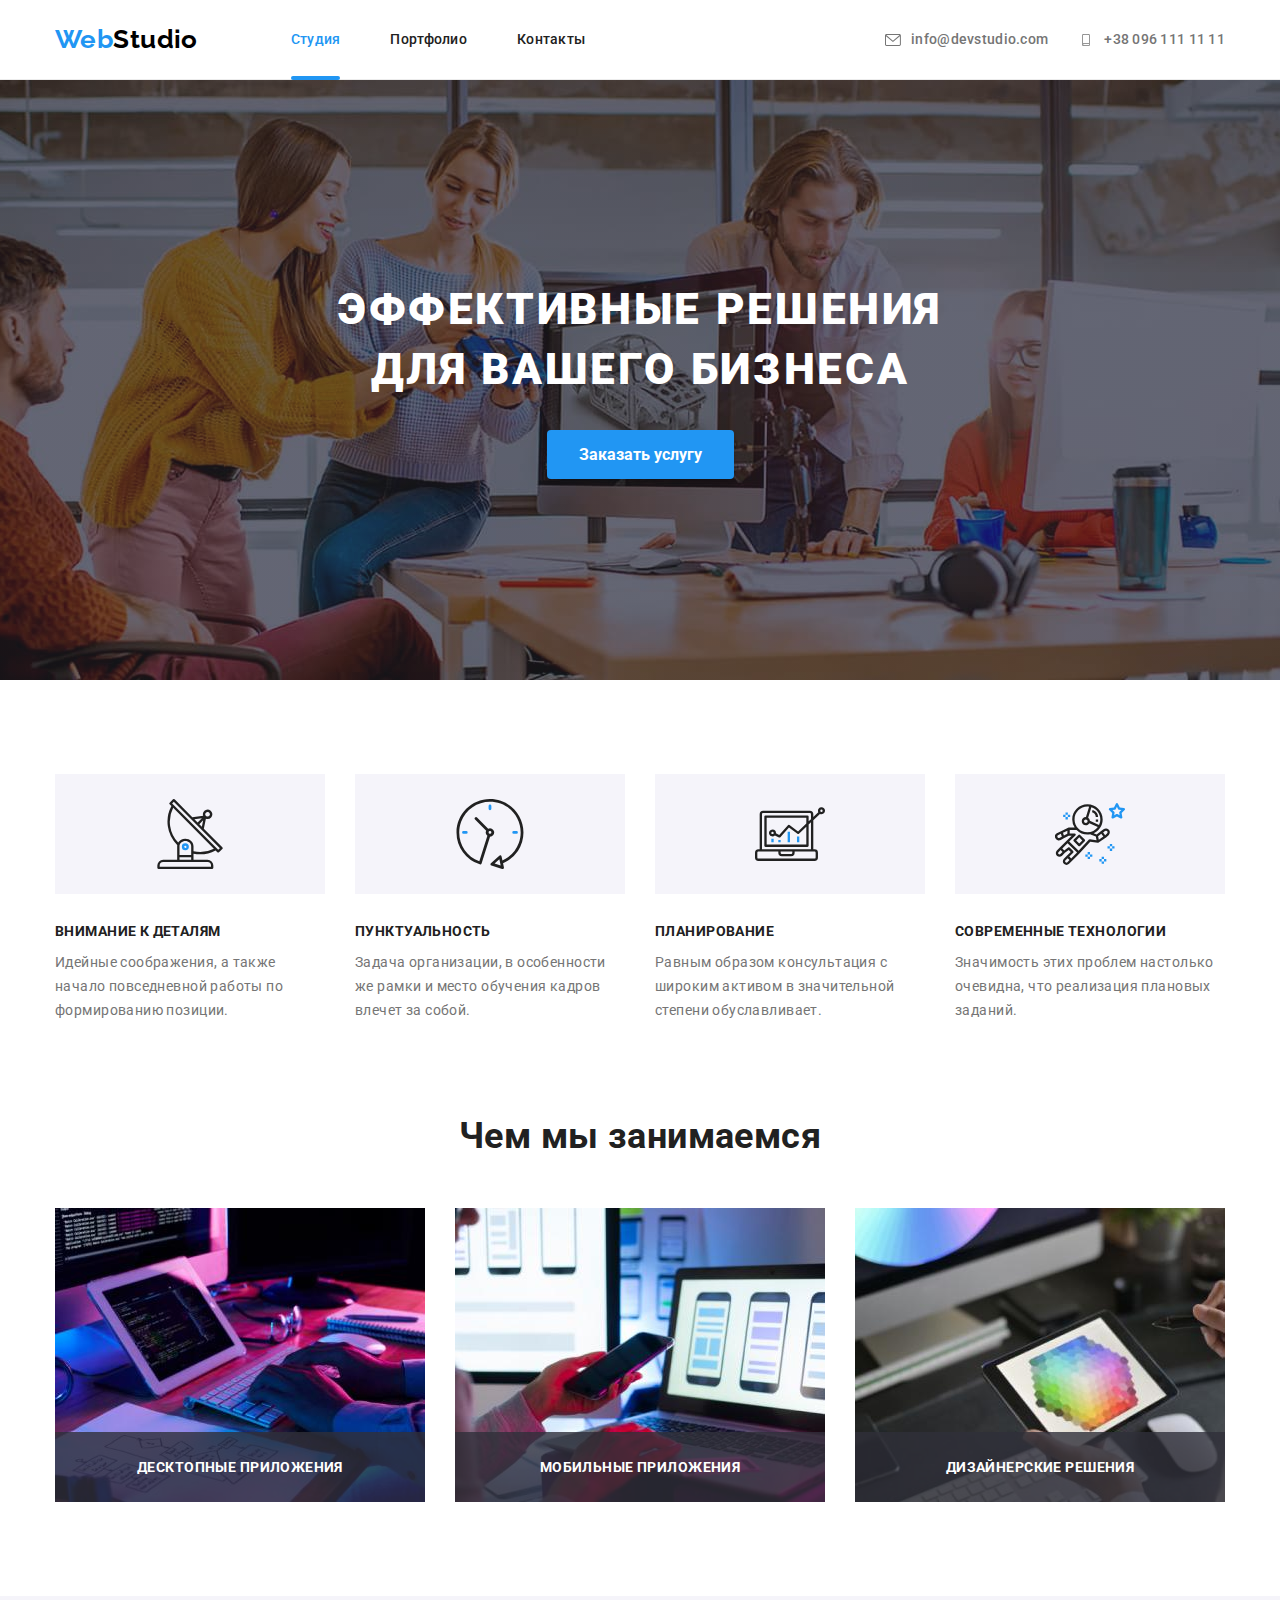
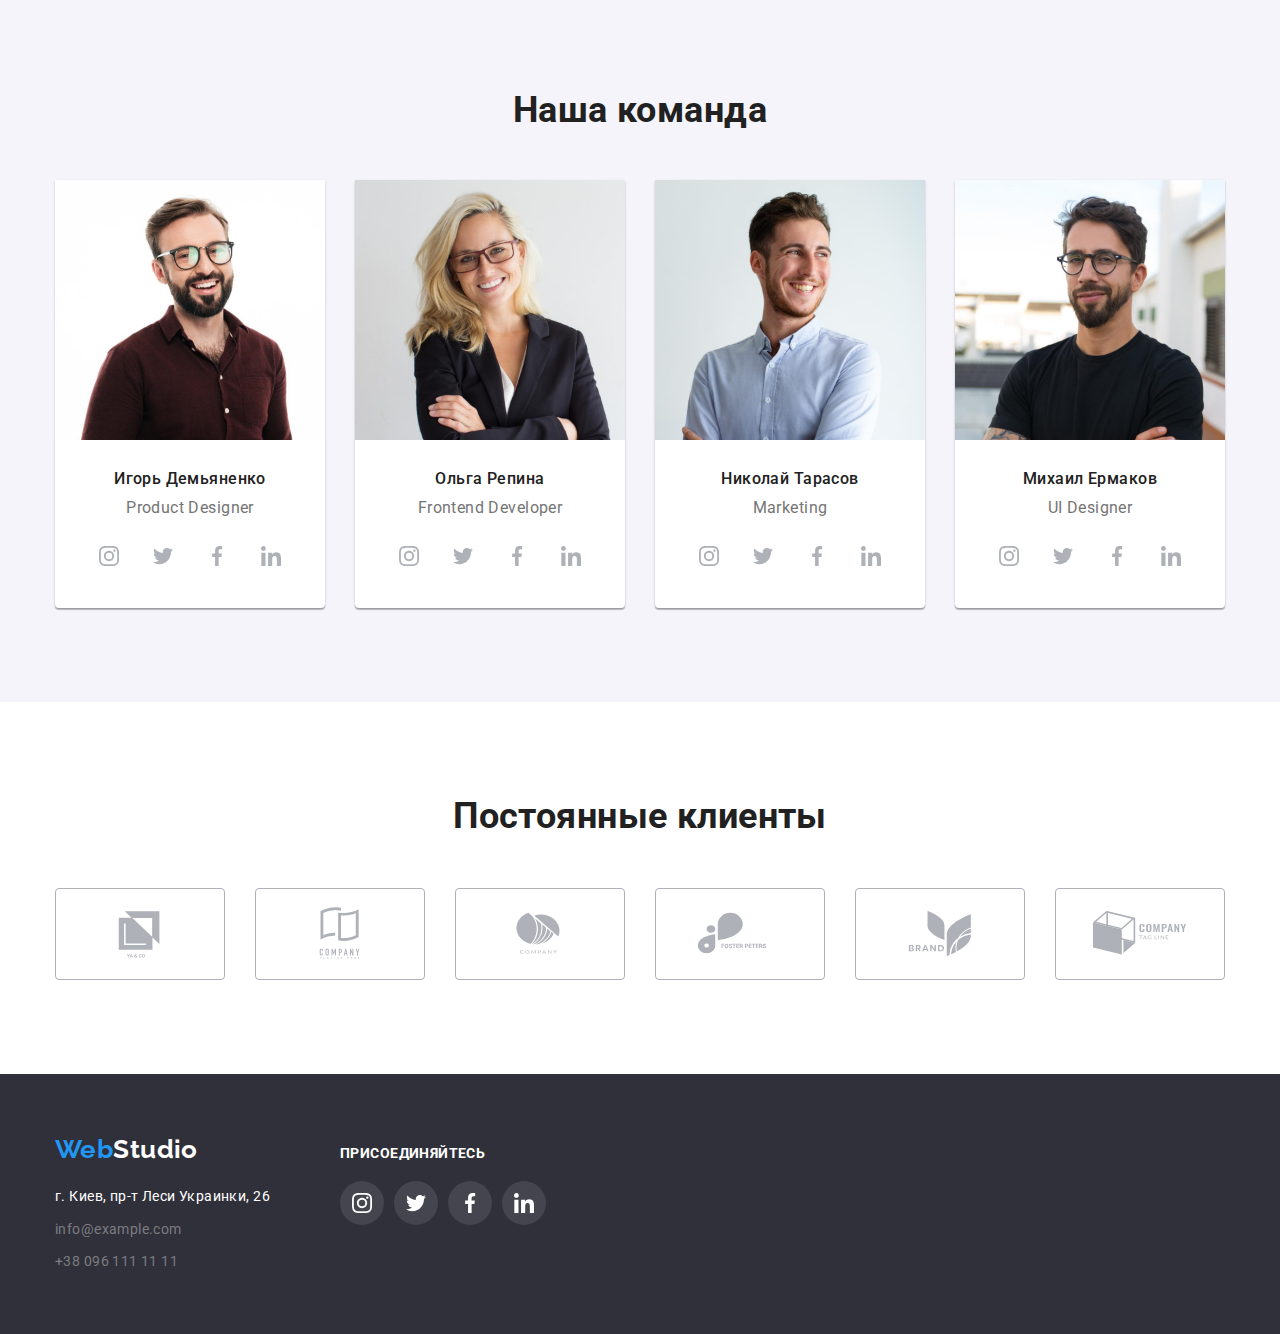
<file: index.html>
<!DOCTYPE html>
<html lang="ru">
  <head>
    <meta charset="UTF-8" />
    <meta http-equiv="X-UA-Compatible" content="IE=edge" />
    <meta name="viewport" content="width=device-width, initial-scale=1.0" />
    <title>Document</title>
    <link
      href="https://fonts.googleapis.com/css2?family=Raleway:wght@700&family=Roboto:wght@400;500;700;900&display=swap"
      rel="stylesheet"
    />
    <link
      rel="stylesheet"
      href="https://cdn.jsdelivr.net/npm/modern-normalize@1.1.0/modern-normalize.min.css"
    />
    <link rel="stylesheet" href="./css/styles.css" />
  </head>
  <body>
    <!-- header -->

    <header class="header">
      <div class="container page-header">
        <nav class="header-nav">
          <a href="./index.html" class="logo"
            ><span class="accent">Web</span>Studio</a
          >

          <ul class="site-nav">
            <li class="item">
              <a href="./index.html" class="nav-link current">Студия</a>
            </li>
            <li class="item">
              <a href="./portfolio.html" class="nav-link">Портфолио</a>
            </li>
            <li class="item"><a href="" class="nav-link">Контакты</a></li>
          </ul>
        </nav>

        <ul class="contacts-list">
          <li class="item">
            <a
              href="mailto:info@devstudio.com"
              class="contacts-link contact-link-icon"
              ><svg class="contact-icon" width="16px" height="12px">
                <use href="./images/sprite.svg#icon-envelope"></use>
              </svg>
              info@devstudio.com
            </a>
          </li>
          <li class="item">
            <a href="tel:+380961111111" class="contacts-link contact-link-icon"
              ><svg class="contact-icon" width="16px" height="12px">
                <use href="./images/sprite.svg#icon-smartphone"></use>
              </svg>
              +38 096 111 11 11
            </a>
          </li>
        </ul>
      </div>
    </header>

    <main>
      <!-- hero -->

      <section class="hero section overlay">
        <div class="container">
          <h1 class="hero-title">Эффективные решения для вашего бизнеса</h1>
          <button type="button" class="button" data-modal-open>
            Заказать услугу
          </button>
        </div>
      </section>

      <section class="advantages section">
        <div class="container">
          <h2 class="visually-hidden">Скрытый заголовок</h2>
          <ul class="advantages-list">
            <li class="list-item">
              <div class="advantages-icon">
                <svg width="70" height="70">
                  <use href="./images/sprite.svg#icon-antenna"></use>
                </svg>
              </div>
              <h3 class="advantages-title">Внимание к деталям</h3>
              <p class="advantages-description">
                Идейные соображения, а также начало повседневной работы по
                формированию позиции.
              </p>
            </li>
            <li class="list-item">
              <div class="advantages-icon">
                <svg width="70" height="70">
                  <use href="./images/sprite.svg#icon-clock"></use>
                </svg>
              </div>
              <h3 class="advantages-title">Пунктуальность</h3>
              <p class="advantages-description">
                Задача организации, в особенности же рамки и место обучения
                кадров влечет за собой.
              </p>
            </li>
            <li class="list-item">
              <div class="advantages-icon">
                <svg width="70" height="70">
                  <use href="./images/sprite.svg#icon-diagram"></use>
                </svg>
              </div>
              <h3 class="advantages-title">Планирование</h3>
              <p class="advantages-description">
                Равным образом консультация с широким активом в значительной
                степени обуславливает.
              </p>
            </li>
            <li class="list-item">
              <div class="advantages-icon">
                <svg class="list-item-icon" width="70" height="70">
                  <use href="./images/sprite.svg#icon-astronaut"></use>
                </svg>
              </div>
              <h3 class="advantages-title">Современные технологии</h3>
              <p class="advantages-description">
                Значимость этих проблем настолько очевидна, что реализация
                плановых заданий.
              </p>
            </li>
          </ul>
        </div>
      </section>

      <!-- about -->

      <section class="section about">
        <div class="container">
          <h2 class="section-title">Чем мы занимаемся</h2>
          <ul class="section-list">
            <li>
              <div class="about-thumb">
                <img src="./images/Box1.jpg" alt="девайс" width="370" />
                <p class="about-text">Десктопные приложения</p>
              </div>
            </li>
            <li>
              <div class="about-thumb">
                <img src="./images/Box2.jpg" alt="девайс" width="370" />
                <p class="about-text">Мобильные приложения</p>
              </div>
            </li>
            <li>
              <div class="about-thumb">
                <img src="./images/Box3.jpg" alt="девайс" width="370" />
                <p class="about-text">Дизайнерские решения</p>
              </div>
            </li>
          </ul>
        </div>
      </section>

      <!-- team -->

      <section class="team section">
        <div class="container">
          <h2 class="team-title">Наша команда</h2>
          <ul class="team-list">
            <li class="list-item">
              <img src="./images/img(1).jpg" alt="член команды" width="270" />
              <h3 class="team-member-title">Игорь Демьяненко</h3>
              <p class="team-descprition">Product Designer</p>
              <ul class="social-list">
                <li class="social-list-item">
                  <a class="social-list-link" href="">
                    <svg class="social-list-icon" width="20" height="20">
                      <use href="./images/sprite.svg#icon-instagram"></use>
                    </svg>
                  </a>
                </li>
                <li class="social-list-item">
                  <a class="social-list-link" href="">
                    <svg class="social-list-icon" width="20" height="20">
                      <use href="./images/sprite.svg#icon-twitter"></use>
                    </svg>
                  </a>
                </li>
                <li class="social-list-item">
                  <a class="social-list-link" href="">
                    <svg class="social-list-icon" width="20" height="20">
                      <use href="./images/sprite.svg#icon-facebook"></use>
                    </svg>
                  </a>
                </li>
                <li class="social-list-item">
                  <a class="social-list-link" href="">
                    <svg class="social-list-icon" width="20" height="20">
                      <use href="./images/sprite.svg#icon-linkedin"></use>
                    </svg>
                  </a>
                </li>
              </ul>
            </li>
            <li class="list-item">
              <img src="./images/img(2).jpg" alt="член команды" width="270" />
              <h3 class="team-member-title">Ольга Репина</h3>
              <p class="team-descprition">Frontend Developer</p>
              <ul class="social-list">
                <li class="social-list-item">
                  <a class="social-list-link" href="">
                    <svg class="social-list-icon" width="20" height="20">
                      <use href="./images/sprite.svg#icon-instagram"></use>
                    </svg>
                  </a>
                </li>
                <li class="social-list-item">
                  <a class="social-list-link" href="">
                    <svg class="social-list-icon" width="20" height="20">
                      <use href="./images/sprite.svg#icon-twitter"></use>
                    </svg>
                  </a>
                </li>
                <li class="social-list-item">
                  <a class="social-list-link" href="">
                    <svg class="social-list-icon" width="20" height="20">
                      <use href="./images/sprite.svg#icon-facebook"></use>
                    </svg>
                  </a>
                </li>
                <li class="social-list-item">
                  <a class="social-list-link" href="">
                    <svg class="social-list-icon" width="20" height="20">
                      <use href="./images/sprite.svg#icon-linkedin"></use>
                    </svg>
                  </a>
                </li>
              </ul>
            </li>
            <li class="list-item">
              <img src="./images/img(3).jpg" alt="член команды" width="270" />
              <h3 class="team-member-title">Николай Тарасов</h3>
              <p class="team-descprition">Marketing</p>
              <ul class="social-list">
                <li class="social-list-item">
                  <a class="social-list-link" href="">
                    <svg class="social-list-icon" width="20" height="20">
                      <use href="./images/sprite.svg#icon-instagram"></use>
                    </svg>
                  </a>
                </li>
                <li class="social-list-item">
                  <a class="social-list-link" href="">
                    <svg class="social-list-icon" width="20" height="20">
                      <use href="./images/sprite.svg#icon-twitter"></use>
                    </svg>
                  </a>
                </li>
                <li class="social-list-item">
                  <a class="social-list-link" href="">
                    <svg class="social-list-icon" width="20" height="20">
                      <use href="./images/sprite.svg#icon-facebook"></use>
                    </svg>
                  </a>
                </li>
                <li class="social-list-item">
                  <a class="social-list-link" href="">
                    <svg class="social-list-icon" width="20" height="20">
                      <use href="./images/sprite.svg#icon-linkedin"></use>
                    </svg>
                  </a>
                </li>
              </ul>
            </li>
            <li class="list-item">
              <img src="./images/img(4).jpg" alt="член команды" width="270" />
              <h3 class="team-member-title">Михаил Ермаков</h3>
              <p class="team-descprition">UI Designer</p>
              <ul class="social-list">
                <li class="social-list-item">
                  <a class="social-list-link" href="">
                    <svg class="social-list-icon" width="20" height="20">
                      <use href="./images/sprite.svg#icon-instagram"></use>
                    </svg>
                  </a>
                </li>
                <li class="social-list-item">
                  <a class="social-list-link" href="">
                    <svg class="social-list-icon" width="20" height="20">
                      <use href="./images/sprite.svg#icon-twitter"></use>
                    </svg>
                  </a>
                </li>
                <li class="social-list-item">
                  <a class="social-list-link" href="">
                    <svg class="social-list-icon" width="20" height="20">
                      <use href="./images/sprite.svg#icon-facebook"></use>
                    </svg>
                  </a>
                </li>
                <li class="social-list-item">
                  <a class="social-list-link" href="">
                    <svg class="social-list-icon" width="20" height="20">
                      <use href="./images/sprite.svg#icon-linkedin"></use>
                    </svg>
                  </a>
                </li>
              </ul>
            </li>
          </ul>
        </div>
      </section>
    </main>

    <section class="section clients">
      <div class="container">
        <h2 class="section-title">Постоянные клиенты</h2>
        <ul class="list clients-list">
          <li class="clients-item">
            <a class="clients-link" href="#">
              <svg class="clients-icon" width="106px" height="60px">
                <use href="./images/sprite.svg#icon-logo"></use>
              </svg>
            </a>
          </li>
          <li class="clients-item">
            <a class="clients-link" href="#">
              <svg class="clients-icon" width="106px" height="60px">
                <use href="./images/sprite.svg#icon-logo1"></use>
              </svg>
            </a>
          </li>
          <li class="clients-item">
            <a class="clients-link" href="#">
              <svg class="clients-icon" width="106px" height="60px">
                <use href="./images/sprite.svg#icon-logo2"></use>
              </svg>
            </a>
          </li>
          <li class="clients-item">
            <a class="clients-link" href="#">
              <svg class="clients-icon" width="106px" height="60px">
                <use href="./images/sprite.svg#icon-logo3"></use>
              </svg>
            </a>
          </li>
          <li class="clients-item">
            <a class="clients-link" href="#">
              <svg class="clients-icon" width="106px" height="60px">
                <use href="./images/sprite.svg#icon-logo4"></use>
              </svg>
            </a>
          </li>
          <li class="clients-item">
            <a class="clients-link" href="#">
              <svg class="clients-icon" width="106px" height="60px">
                <use href="./images/sprite.svg#icon-logo5"></use>
              </svg>
            </a>
          </li>
        </ul>
      </div>
    </section>

    <!-- footer -->

    <footer class="footer">
      <div class="container">
        <div class="footer-address">
          <a href="./index.html" class="logo">
            <span class="accent">Web</span><span class="studio">Studio</span>
          </a>
          <address class="address">
            <ul>
              <li class="item">
                <a
                  href="https://goo.gl/maps/4YTj8nZPd8LjC2Ac9"
                  class="address-link"
                  target="_blank"
                  rel="noopener norefferer"
                >
                  г. Киев, пр-т Леси Украинки, 26
                </a>
              </li>
              <li class="item">
                <a href="mailto:info@example.com" class="contacts-link"
                  >info@example.com</a
                >
              </li>
              <li class="item">
                <a href="tel:+380961111111" class="contacts-link"
                  >+38 096 111 11 11</a
                >
              </li>
            </ul>
          </address>
        </div>

        <div class="footer-social">
          <h3 class="footer-social-title">Присоединяйтесь</h3>
          <ul class="footer-social-list">
            <li class="footer-social-item">
              <a class="footer-social-link" href="#">
                <svg class="footer-social-icon" width="20px" height="20px">
                  <use href="./images/sprite.svg#icon-instagram"></use>
                </svg>
              </a>
            </li>
            <li class="footer-social-item">
              <a class="footer-social-link" href="#">
                <svg class="footer-social-icon" width="20px" height="20px">
                  <use href="./images/sprite.svg#icon-twitter"></use>
                </svg>
              </a>
            </li>
            <li class="footer-social-item">
              <a class="footer-social-link" href="#">
                <svg class="footer-social-icon" width="20px" height="20px">
                  <use href="./images/sprite.svg#icon-facebook"></use>
                </svg>
              </a>
            </li>
            <li class="footer-social-item">
              <a class="footer-social-link" href="#">
                <svg class="footer-social-icon" width="20px" height="20px">
                  <use href="./images/sprite.svg#icon-linkedin"></use>
                </svg>
              </a>
            </li>
          </ul>
        </div>
      </div>

      <div class="backdrop is-hidden" data-modal>
        <div class="modal">
          <button type="button" class="modal-close-btn" data-modal-close>
            <svg class="modal-close-btn-icon" width="18" height="18">
              <use href="./images/sprite.svg#icon-close-modal"></use>
            </svg>
          </button>
        </div>
      </div>
    </footer>
    <script src="./js/modal.js"></script>
  </body>
</html>
</file>
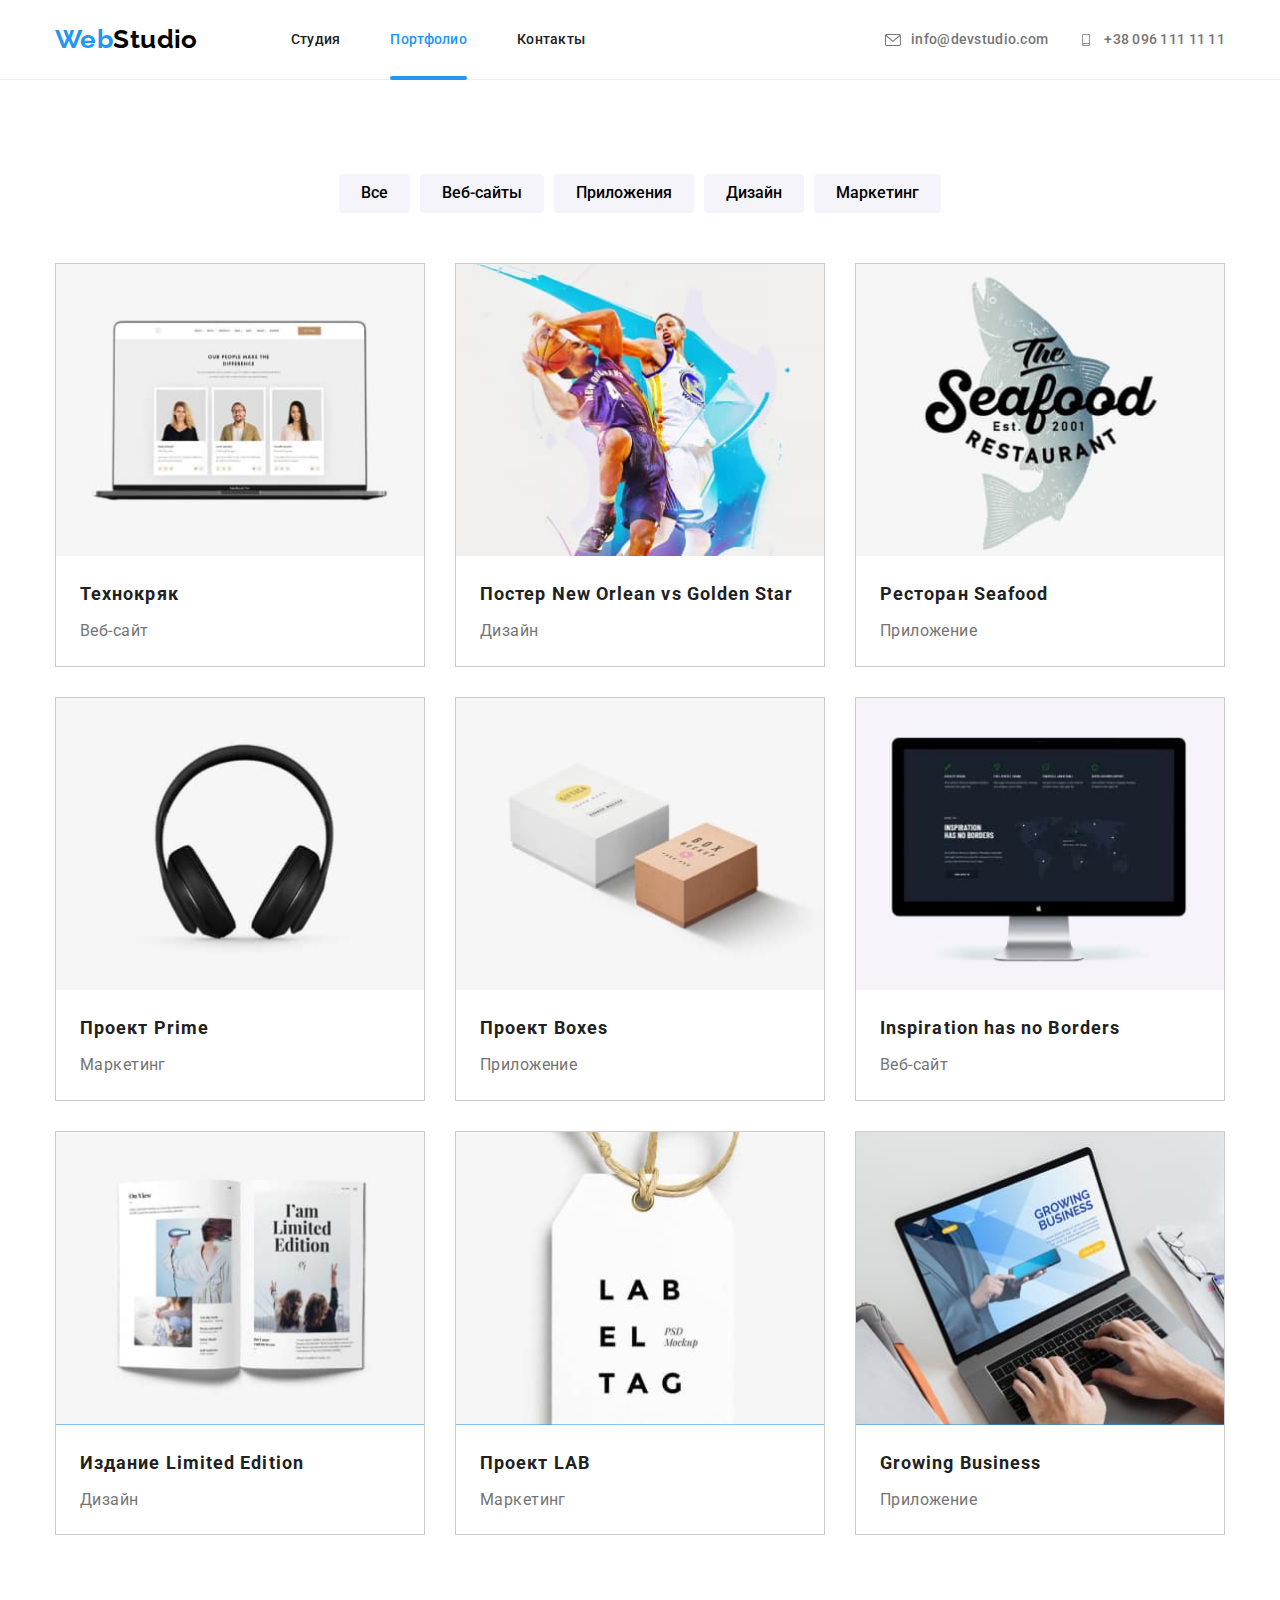
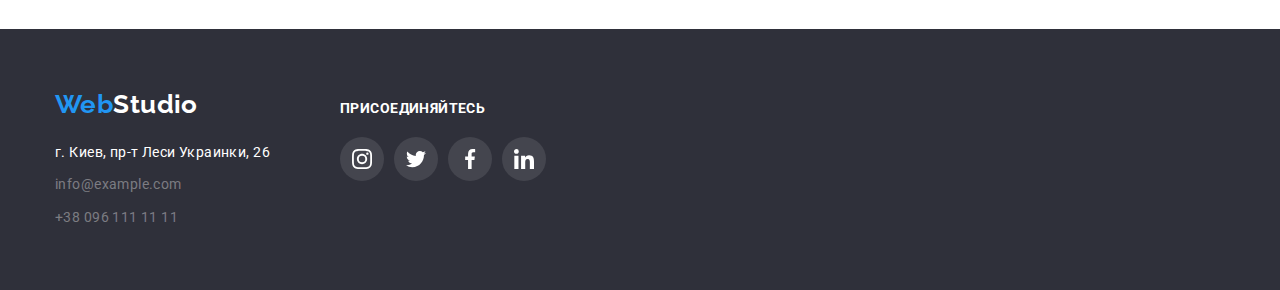
<file: portfolio.html>
<!DOCTYPE html>
<html lang="ru">
  <head>
    <meta charset="UTF-8" />
    <meta http-equiv="X-UA-Compatible" content="IE=edge" />
    <meta name="viewport" content="width=device-width, initial-scale=1.0" />
    <title>Document</title>
    <link
      href="https://fonts.googleapis.com/css2?family=Raleway:wght@700&family=Roboto:wght@400;500;700;900&display=swap"
      rel="stylesheet"
    />
    <link
      rel="stylesheet"
      href="https://cdn.jsdelivr.net/npm/modern-normalize@1.1.0/modern-normalize.min.css"
    />
    <link rel="stylesheet" href="./css/styles.css" />
  </head>

  <body>
    <!-- header -->

    <header class="header">
      <div class="container page-header">
        <nav class="header-nav">
          <a href="./index.html" class="logo"
            ><span class="accent">Web</span>Studio</a
          >

          <ul class="site-nav">
            <li class="item">
              <a href="./index.html" class="nav-link">Студия</a>
            </li>
            <li class="item">
              <a href="./portfolio.html" class="nav-link current">Портфолио</a>
            </li>
            <li class="item"><a href="" class="nav-link">Контакты</a></li>
          </ul>
        </nav>

        <ul class="contacts-list">
          <li class="item">
            <a
              href="mailto:info@devstudio.com"
              class="contacts-link contact-link-icon"
              ><svg class="contact-icon" width="16px" height="12px">
                <use href="./images/sprite.svg#icon-envelope"></use>
              </svg>
              info@devstudio.com
            </a>
          </li>
          <li class="item">
            <a href="tel:+380961111111" class="contacts-link contact-link-icon"
              ><svg class="contact-icon" width="16px" height="12px">
                <use href="./images/sprite.svg#icon-smartphone"></use>
              </svg>
              +38 096 111 11 11
            </a>
          </li>
        </ul>
      </div>
    </header>

    <main>
      <section class="section">
        <div class="container">
          <h1 class="visually-hidden">Наши проекты</h1>
          <ul class="buttons">
            <li class="list-item">
              <button type="button" class="button">Все</button>
            </li>
            <li class="list-item">
              <button type="button" class="button">Веб-сайты</button>
            </li>
            <li class="list-item">
              <button type="button" class="button">Приложения</button>
            </li>
            <li class="list-item">
              <button type="button" class="button">Дизайн</button>
            </li>
            <li class="list-item">
              <button type="button" class="button">Маркетинг</button>
            </li>
          </ul>

          <!-- projects -->

          <ul class="projects-list">
            <li class="projects-item">
              <a href="#" class="projects-link">
                <div class="projects-card-wrapper">
                  <img
                    src="./images/portfolio/1.jpg"
                    alt="Технокряк"
                    width="370"
                  />
                  <p class="card-overlay">
                    Ресурс предлагает комплексные предложения с разным уровнем
                    функционала и сервисов. Все это позволит посетителю получить
                    исчерпывающие сведения о компании или частном лице.
                  </p>
                </div>

                <div class="projects-card">
                  <h2 class="projects-title">Технокряк</h2>
                  <p class="projects-description">Веб-сайт</p>
                </div>
              </a>
            </li>
            <li class="projects-item">
              <a href="#" class="projects-link">
                <div class="projects-card-wrapper">
                  <img
                    src="./images/portfolio/2.jpg"
                    alt="Постер New Orlean vs Golden Star"
                    width="370"
                  />
                  <p class="card-overlay">
                    Ресурс предлагает комплексные предложения с разным уровнем
                    функционала и сервисов. Все это позволит посетителю получить
                    исчерпывающие сведения о компании или частном лице.
                  </p>
                </div>
                <div class="projects-card">
                  <h2 class="projects-title">
                    Постер New Orlean vs Golden Star
                  </h2>
                  <p class="projects-description">Дизайн</p>
                </div>
              </a>
            </li>
            <li class="projects-item">
              <a href="#" class="projects-link">
                <div class="projects-card-wrapper">
                  <img
                    src="./images/portfolio/3.jpg"
                    alt="Ресторан Seafood"
                    width="370"
                  />
                  <p class="card-overlay">
                    Ресурс предлагает комплексные предложения с разным уровнем
                    функционала и сервисов. Все это позволит посетителю получить
                    исчерпывающие сведения о компании или частном лице.
                  </p>
                </div>
                <div class="projects-card">
                  <h2 class="projects-title">Ресторан Seafood</h2>
                  <p class="projects-description">Приложение</p>
                </div>
              </a>
            </li>
            <li class="projects-item">
              <a href="#" class="projects-link">
                <div class="projects-card-wrapper">
                  <img
                    src="./images/portfolio/4.jpg"
                    alt="Проект Prime"
                    width="370"
                  />
                  <p class="card-overlay">
                    Ресурс предлагает комплексные предложения с разным уровнем
                    функционала и сервисов. Все это позволит посетителю получить
                    исчерпывающие сведения о компании или частном лице.
                  </p>
                </div>
                <div class="projects-card">
                  <h2 class="projects-title">Проект Prime</h2>
                  <p class="projects-description">Маркетинг</p>
                </div>
              </a>
            </li>
            <li class="projects-item">
              <a href="#" class="projects-link">
                <div class="projects-card-wrapper">
                  <img
                    src="./images/portfolio/5.jpg"
                    alt="Проект Boxes"
                    width="370"
                  />
                  <p class="card-overlay">
                    Ресурс предлагает комплексные предложения с разным уровнем
                    функционала и сервисов. Все это позволит посетителю получить
                    исчерпывающие сведения о компании или частном лице.
                  </p>
                </div>
                <div class="projects-card">
                  <h2 class="projects-title">Проект Boxes</h2>
                  <p class="projects-description">Приложение</p>
                </div>
              </a>
            </li>
            <li class="projects-item">
              <a href="#" class="projects-link">
                <div class="projects-card-wrapper">
                  <img
                    src="./images/portfolio/6.jpg"
                    alt="Inspiration has no Borders"
                    width="370"
                  />
                  <p class="card-overlay">
                    Ресурс предлагает комплексные предложения с разным уровнем
                    функционала и сервисов. Все это позволит посетителю получить
                    исчерпывающие сведения о компании или частном лице.
                  </p>
                </div>
                <div class="projects-card">
                  <h2 class="projects-title">Inspiration has no Borders</h2>
                  <p class="projects-description">Веб-сайт</p>
                </div>
              </a>
            </li>
            <li class="projects-item">
              <a href="#" class="projects-link">
                <div class="projects-card-wrapper">
                  <img
                    src="./images/portfolio/7.jpg"
                    alt="Издание Limited Edition"
                    width="370"
                  />
                  <p class="card-overlay">
                    Ресурс предлагает комплексные предложения с разным уровнем
                    функционала и сервисов. Все это позволит посетителю получить
                    исчерпывающие сведения о компании или частном лице.
                  </p>
                </div>
                <div class="projects-card">
                  <h2 class="projects-title">Издание Limited Edition</h2>
                  <p class="projects-description">Дизайн</p>
                </div>
              </a>
            </li>
            <li class="projects-item">
              <a href="#" class="projects-link">
                <div class="projects-card-wrapper">
                  <img
                    src="./images/portfolio/8.jpg"
                    alt="Проект LAB"
                    width="370"
                  />
                  <p class="card-overlay">
                    Ресурс предлагает комплексные предложения с разным уровнем
                    функционала и сервисов. Все это позволит посетителю получить
                    исчерпывающие сведения о компании или частном лице.
                  </p>
                </div>
                <div class="projects-card">
                  <h2 class="projects-title">Проект LAB</h2>
                  <p class="projects-description">Маркетинг</p>
                </div>
              </a>
            </li>
            <li class="projects-item">
              <a href="#" class="projects-link">
                <div class="projects-card-wrapper">
                  <img
                    src="./images/portfolio/9.jpg"
                    alt="Growing Business"
                    width="370"
                  />
                  <p class="card-overlay">
                    Ресурс предлагает комплексные предложения с разным уровнем
                    функционала и сервисов. Все это позволит посетителю получить
                    исчерпывающие сведения о компании или частном лице.
                  </p>
                </div>
                <div class="projects-card">
                  <h2 class="projects-title">Growing Business</h2>
                  <p class="projects-description">Приложение</p>
                </div>
              </a>
            </li>
          </ul>
        </div>
      </section>
    </main>

    <!-- footer -->

    <footer class="footer">
      <div class="container">
        <div class="footer-address">
          <a href="./index.html" class="logo">
            <span class="accent">Web</span><span class="studio">Studio</span>
          </a>
          <address class="address">
            <ul>
              <li class="item">
                <a
                  href="https://goo.gl/maps/4YTj8nZPd8LjC2Ac9"
                  class="address-link"
                  target="_blank"
                  rel="noopener norefferer"
                >
                  г. Киев, пр-т Леси Украинки, 26
                </a>
              </li>
              <li class="item">
                <a href="mailto:info@example.com" class="contacts-link"
                  >info@example.com</a
                >
              </li>
              <li class="item">
                <a href="tel:+380961111111" class="contacts-link"
                  >+38 096 111 11 11</a
                >
              </li>
            </ul>
          </address>
        </div>

        <div class="footer-social">
          <h3 class="footer-social-title">Присоединяйтесь</h3>
          <ul class="footer-social-list">
            <li class="footer-social-item">
              <a class="footer-social-link" href="#">
                <svg class="footer-social-icon" width="20px" height="20px">
                  <use href="./images/sprite.svg#icon-instagram"></use>
                </svg>
              </a>
            </li>
            <li class="footer-social-item">
              <a class="footer-social-link" href="#">
                <svg class="footer-social-icon" width="20px" height="20px">
                  <use href="./images/sprite.svg#icon-twitter"></use>
                </svg>
              </a>
            </li>
            <li class="footer-social-item">
              <a class="footer-social-link" href="#">
                <svg class="footer-social-icon" width="20px" height="20px">
                  <use href="./images/sprite.svg#icon-facebook"></use>
                </svg>
              </a>
            </li>
            <li class="footer-social-item">
              <a class="footer-social-link" href="#">
                <svg class="footer-social-icon" width="20px" height="20px">
                  <use href="./images/sprite.svg#icon-linkedin"></use>
                </svg>
              </a>
            </li>
          </ul>
        </div>
      </div>
    </footer>
  </body>
</html>
</file>
<file: css/styles.css>
:root {
    --primary-text-color: #212121;
    --background-color: #FFFFFF;
    --accent-color: #2196F3;
    --sections-color: #2F303A;
    --text-color: #757575;
    --contacts-link: #FFFFFF60;
    --icon-color: #AFB1B8
}

h1, h2, h3, h4, h5, h6, p {
    margin-top: 0;
    margin-bottom: 0;
}

ul, ol {
    margin-top: 0;
    margin-bottom: 0;
    padding-left: 0;
}

img {
    display: block;
    max-width: 100%;
    height: auto;
}

.visually-hidden {
    position: absolute;
    width: 1px;
    height: 1px;
    margin: -1px;
    border: 0;
    padding: 0;

    white-space: nowrap;
    clip-path: inset(100%);
    clip: rect(0 0 0 0);
    overflow: hidden;
}


.container {
    width: 1200px;
    margin-left: auto;
    margin-right: auto;
    padding-left: 15px;
    padding-right: 15px;
}

.section-list {
    display: flex;
    justify-content: space-between;
}

.about-thumb {
    position: relative;
}

.about-text {
    position: absolute;
    bottom: 0;
    width: 100%;
    padding: 27px 82px;


    font-weight: 700;
    font-size: 14px;
    line-height: 16px;
    text-align: center;
    
    text-transform: uppercase;

    background-color: rgba(47, 48, 58, 0.8);
    color: var(--background-color);
}

.advantages-list {
    display: flex;
}

.advantages-list .list-item {
    width: 270px;;
}

.team-list {
    display: flex;
    
}

.team-list > .list-item {
    background-color: var(--background-color);
    box-shadow: 0px 1px 3px rgba(0, 0, 0, 0.12), 0px 1px 1px rgba(0, 0, 0, 0.14), 0px 2px 1px rgba(0, 0, 0, 0.2);
    border-radius: 0px 0px 4px 4px;
}

.list-item:nth-child(-n + 4) {
    margin-right: 30px;
}

.list-item:last-child {
    margin-right: 0;
}

.list-item-icon {
    display: flex;
    align-content: center;
}

.advantages-icon {
    margin-bottom: 30px;
    display: flex;
    justify-content: center;
    align-items: center;
    height: 120px;
    background-color: #F5F4FA;
}

a {
    text-decoration: none
}

li {
    list-style-type: none;
}

body {
    color: var(--primary-text-color);
    background-color: var(--background-color);
    font-family: 'Roboto', sans-serif;
    font-size: 14px;
    letter-spacing: 0.03em;
}

.section {
    padding-top: 94px;
    padding-bottom: 94px;
}

.header {
    padding: 24px 0;
    background-color: var(--background-color);
    border-bottom: 1px solid #ECECEC;
}

.logo {
    display: inline-block;
    margin-right: 93px;
    font-family: 'Raleway';
    font-weight: 700;
    font-size: 26px;
    line-height: 1.2;      
}

.header .logo {
    color: #000000;
    
}

.accent {
    color: var(--accent-color);

}

.page-header {
    display: flex;
}

.header .contacts-link {
    display: flex;
    justify-content: center;
    align-items: center;
    font-weight: 500;
    line-height: 1.14;
    letter-spacing: 0.02em;

    transition-property: color;
    transition-duration: 250ms;
    transition-timing-function: cubic-bezier(0.4, 0, 0.2, 1);

    color: var(--text-color);
    margin-left: 0;
}

.nav-link {
    color: var(--primary-text-color);
    position: relative;
}

.nav-link {
    font-weight: 500;
    line-height: 1.14;
    letter-spacing: 0.02em;
    transition-property: color;
    transition-duration: 250ms;
    transition-timing-function: cubic-bezier(0.4, 0, 0.2, 1);
}

.current.nav-link::after {
    content: "";
    position: absolute;
    display: block;
    margin-top: 28px;
    width: 100%;
    height: 4px;
    background-color: var(--accent-color);
    border-radius: 2px;
    
    
}

.nav-link:hover,
.nav-link:focus {
    color: var(--accent-color);
}

.site-nav {
    display:flex
}

.site-nav .item {
    margin-right: 50px;
}

.site-nav .item:last-child {
    margin-right: 0;
}

.site-nav .current {
    color: var(--accent-color);
}

.contacts-list {
    display: flex;
    margin-left: auto;
    align-items: center;
}

.contacts-list .item + .item {
    margin-left: 30px;
}



.contacts-link:hover,
.contacts-link:focus {
    color: var(--accent-color);
}

.contacts-link:hover .contact-icon,
.contacts-link:focus .contact-icon {
    fill: var(--accent-color);
}

.contact-icon {
    margin-right: 10px;
    fill: var(--text-color);
}


.contact-link-icon {
    margin-left: 10px;
}

.header-nav {
    display: flex;
    align-items: center;
}

.hero {
    padding: 200px 0;
    text-align: center;
    background: var(--sections-color); 
      
}

.overlay {
    max-width: 1600px;
    height: 600px;
    margin-left: auto;
    margin-right: auto;
    background-color: #C4C4C4;
    background-image: linear-gradient(
        to right,
        rgba(47, 48, 58, 0.4),
        rgba(47, 48, 58, 0.4)), 
        url(../images/img.jpg);
        background-position: center;
        background-repeat: no-repeat;
        background-size: cover;
}

.hero-title {
    
    width: 696px;
    margin-left: auto;
    margin-right: auto;
    margin-bottom: 30px;
    font-weight: 900;
    font-size: 44px;
    line-height: 1.36;
    text-align: center;
    letter-spacing: 0.06em;
    text-transform: uppercase;
    color: var(--background-color)
}

.hero .button {

    transition-property: background-color;
    transition-duration: 250ms;
    transition-timing-function: cubic-bezier(0.4, 0, 0.2, 1);
    border: none;
    padding: 10px 32px;

    color: var(--background-color);
    background-color: var(--accent-color);
    box-shadow: 0px 4px 4px rgba(0, 0, 0, 0.15);
    border-radius: 4px;

    font-weight: 700;
    font-size: 16px;
    line-height: 1.85;
}

.hero .button:hover,
.hero .button:focus {
    background-color: #188CE8;
   
        
}

/* .visually-hidden {
    position: absolute;
    white-space: nowrap;
    width: 1px;
    height: 1px;
    overflow: hidden;
    border: 0;
    padding: 0;
    clip: rect(0 0 0 0);
    clip-path: inset(50%);
    margin: -1px;
} */

.advantages-title {
    margin-bottom: 10px;
    font-weight: 700;
    font-size: 14px;
    line-height: 1.14;
    text-transform: uppercase;
    color: var(--primary-text-color);
}

.advantages-description {
    margin-bottom: 0;
    font-weight: 400;
    font-size: 14px;
    line-height: 24px;
    color: var(--text-color);
}

.about {
    padding-top: 0;
}

.section-title {
    margin-bottom: 50px;
    font-size: 36px;
    line-height: 1.16;
    text-align: center;
    color: var(--primary-text-color);
}

.team-title {
    margin-bottom: 50px;
    font-size: 36px;
    line-height: 1.116;
    text-align: center;
    color: var(--primary-text-color);
}

.team-member-title {
    padding-top: 30px;
    margin-bottom: 10px;
    font-weight: 500;
    font-size: 16px;
    line-height: 1.18;
    text-align: center;
}

.team-descprition {
    margin-bottom: 16px; 
    font-size: 16px;
    line-height: 1.18;
    text-align: center;
}

.social-list {
    display: flex;
    justify-content: center;
    gap: 10px;
    
    padding-bottom: 30px;
}


.social-list-link {
    transition-property: fill, background-color;
    transition-duration: 250ms;
    transition-timing-function: cubic-bezier(0.4, 0, 0.2, 1);

    display: flex;
    justify-content: center;
    align-items: center;
    width: 44px;
    height: 44px;
    border-radius: 50%;
    background-color: var(--background-color);
}

.social-list-icon {
    fill: var(--icon-color);
}

.social-list-link:hover .social-list-icon,
.social-list-link:focus .social-list-icon {
    fill: var(--background-color)
}

.social-list-link:hover,
.social-list-link:focus {
    background-color: var(--accent-color);
}


.team {
    background-color: #F5F4FA;
}

.clients-list {
    display: flex;
    gap: 30px;
}

.clients-item {
    width: calc((100% - 150px) / 6);
}

.clients-link {
    transition-property: fill, border;
    transition-duration: 250ms;
    transition-timing-function: cubic-bezier(0.4, 0, 0.2, 1);
    height: 92px;
    display: flex;
    justify-content: center;
    align-items: center;
    border: 1px solid var(--icon-color);
    border-radius: 4px;
    fill: var(--icon-color);
}

.clients-link:hover,
.clients-link:focus {
    fill: var(--accent-color);
    border: 1px solid var(--accent-color);
}


.contacts-list, .nav-link, p {
    color: var(--text-color);
}


.nav-link {
    color: var(--primary-text-color);
}

.button {
    cursor: pointer;
    transition-property: box-shadow, color, background-color;
    transition-duration: 250ms;
    transition-timing-function: cubic-bezier(0.4, 0, 0.2, 1);
}

.buttons {
    
    display: flex;
    justify-content: center;
    margin-bottom: 50px;
}

.buttons .list-item:nth-child(-n + 5) {
    margin-right: 10px;
}

.buttons .list-item:last-child {
    margin-right: 0;
}
    

.buttons .button {
    padding: 6px 22px;
    font-family: inherit;
    font-weight: 500;
    font-size: 16px;
    line-height: 1.65;
    text-align: center;
    background: #F5F4FA;
    border-radius: 4px;
    border: transparent;
}

.buttons .button:hover,
.buttons .button:focus {
    box-shadow: 
    0px 3px 1px rgba(0, 0, 0, 0.1), 
    0px 1px 2px rgba(0, 0, 0, 0.08), 
    0px 2px 2px rgba(0, 0, 0, 0.12);
    border-radius: 4px;
}


.projects-list {
    display: flex;
    flex-wrap: wrap;
    gap: 30px;
}


.projects-description {
    padding-left: 24px;
    padding-right: 24px;
    padding-bottom: 20px;
    font-size: 16px;
    line-height: 1.87;
}

.projects-item {
    display: block;
    border: 1px solid #ccc;
    cursor: pointer;
    flex-basis: calc((100% - 60px) / 3);
}

.projects-link {
    display: block;
    transition-property: box-shadow;
    transition-duration: 250ms;
    transition-timing-function: cubic-bezier(0.4, 0, 0.2, 1);
}

.projects-card-wrapper {
    position: relative;
    overflow: hidden;
}

.projects-link:hover,
.projects-link:focus {
    box-shadow:
    0px 1px 1px rgba(0, 0, 0, 0.12),
    0px 4px 4px rgba(0, 0, 0, 0.06),
    1px 4px 6px rgba(0, 0, 0, 0.16);
}

.card-overlay {
    position: absolute;
    left: 0;
    top: 0;
    transform: translate(0, 100%);
    transition: transform 250ms cubic-bezier(0.4, 0, 0.2, 1);

    width: 100%;
    height: 100%;
    padding: 63px 24px;

    font-size: 18px;
    font-weight: 400;
    line-height: 28px;
    text-align: left;

    color: var(--background-color);
    background-color: rgba(33, 150, 243, 0.9);

}

.projects-link:hover .card-overlay,
.projects-link:focus .card-overlay {
    transform: translate(0, 0);
}

.projects-title {
    color: var(--primary-text-color);
    margin-bottom: 4px;
    padding-top: 20px;
    padding-left: 24px;
    padding-right: 24px;
    font-weight: 700;
    font-size: 18px;
    line-height: 2;
    letter-spacing: 0.06em;
}

.button:hover,
.button:focus {
    color: var(--background-color);
    background-color: var(--accent-color);
}

.footer {
    padding: 60px 0;
    background-color: var(--sections-color);
}

.footer .logo {
    margin-right: 0;
    padding: 0;
    display: inline-block;
    margin-bottom: 20px;
}

.footer .studio {
    margin-bottom: 20px;
}

.address {
    padding: 0;
}

.address .item:not(:last-child) {
    margin-bottom: 9px;
}

.footer .studio,
.address .address-link {
    color: var(--background-color);
}

.footer .address-link {
    display: inline-block;
    font-style: normal;
    font-weight: 400;
    line-height: 1.7;
}

.footer .contacts-link {
    transition-property: color;
    transition-duration: 250ms;
    transition-timing-function: cubic-bezier(0.4, 0, 0.2, 1);
    display: inline-block;
    font-style: normal;
    font-weight: 400;
    line-height: 1.7;
    color: var(--contacts-link);
}

.footer .contacts-link:hover,
.footer .contacts-link:focus {
    color: var(--accent-color);
}

.footer .container {
    display: flex;
    align-items: baseline;
}

 .footer-social {
    margin-left: 70px;
}


.footer-social-title {
    margin-top: 0;
    margin-bottom: 20px;
    font-size: 14px;
    line-height: 1, 1;
    text-transform: uppercase;

    color: var(--background-color)
}

.footer-social-list {
    gap: 10px;
    display: flex;
    justify-content: center;
}

.footer-social-item {
    width: 44px;
    height: 44px;
}

.footer-social-link {
    width: 100%;
    height: 100%;
    display: flex;
    justify-content: center;
    align-items: center;
    border-radius: 50%;
    transition-property: background-color;
    transition-duration: 250ms;
    transition-timing-function: cubic-bezier(0.4, 0, 0.2, 1);

    fill: var(--background-color);
    background: rgba(255, 255, 255, 0.1);
}

.footer-social-link:hover,
.footer-social-link:focus {
    background: var(--accent-color);
}

/* Modal Window */

.backdrop {
    position: fixed;
    top: 0;
    left: 0;
    width: 100%;
    height: 100%;

    z-index: 2;
    transition: 
    opacity 250ms cubic-bezier(0.4, 0, 0.2, 1), 
    visibility 250ms cubic-bezier(0.4, 0, 0.2, 1);

    background-color: rgba(0, 0, 0, 0.2);



}

.modal {
    
    position: absolute;
    top: 50%;
    left: 50%;
    transform: translate(-50%, -50%) scale(1);
    width: 528px;
    height: 581px;
    background: var(--background-color);
    transition: transform 250ms cubic-bezier(0.4, 0, 0.2, 1);
}

.backdrop.is-hidden {
    opacity: 0;
    visibility: hidden;
    pointer-events: none;
}

.backdrop.is-hidden .modal {
    transform: translate(-50%, -50%) scale(0.9);
}

.modal-close-btn {
    position: absolute;
    display: flex;
    top: 8px;
    right: 8px;
    justify-content: center;
    align-items: center;
    width: 30px;
    height: 30px;
    border-radius: 50%;
    background-color: transparent;
    padding: 0 0;
    border: 1px solid rgba(0, 0, 0, 0.1);
    cursor: pointer;
}



/* Modal Window */
</file>
